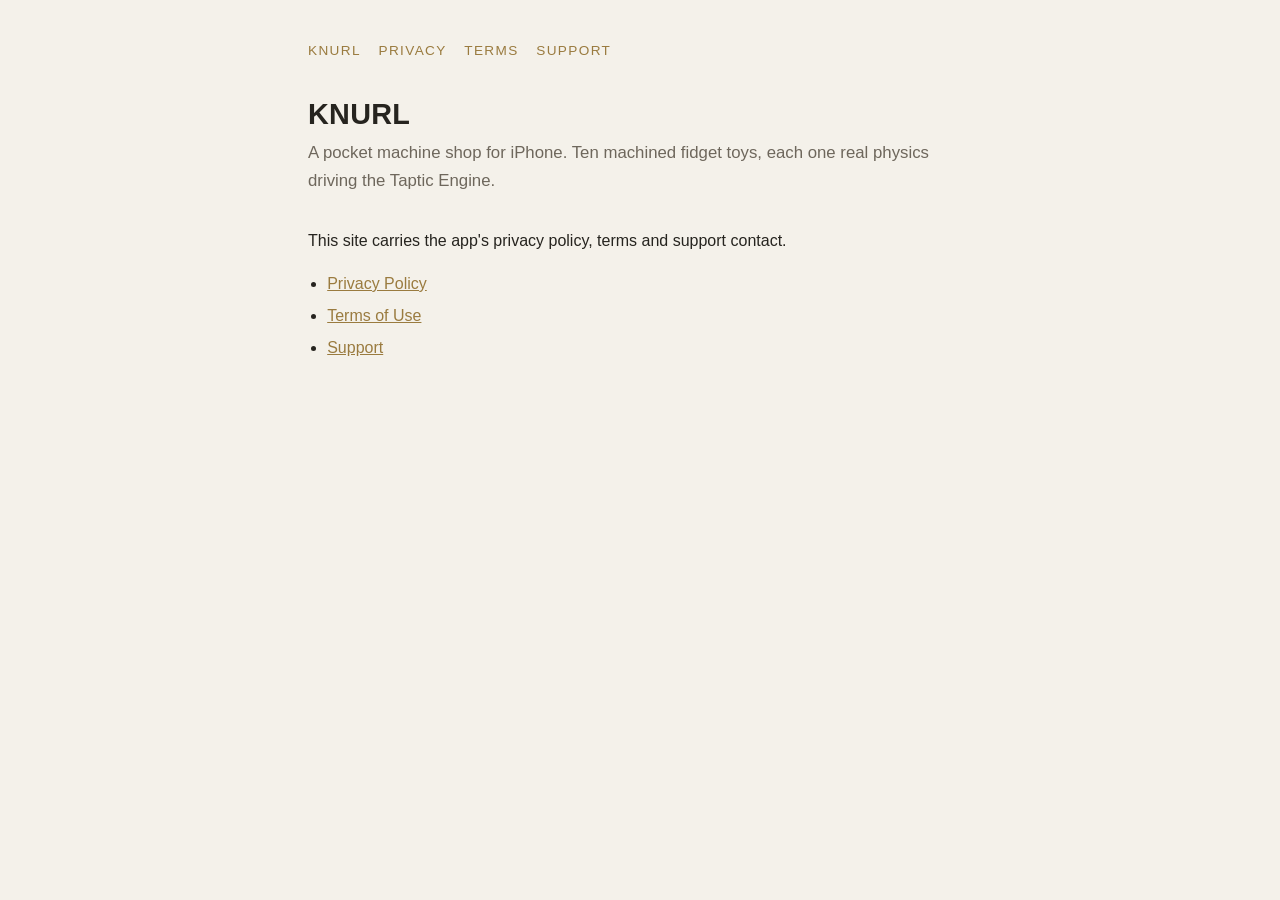
<file: index.html>
<!doctype html>
<html lang="en"><head><meta charset="utf-8">
<meta name="viewport" content="width=device-width,initial-scale=1">
<title>KNURL</title><link rel="stylesheet" href="./style.css"></head>
<body><div class="wrap"><p class="nav"><a href="./index.html">KNURL</a><a href="./privacy.html">Privacy</a><a href="./terms.html">Terms</a><a href="./support.html">Support</a></p>
<h1>KNURL</h1>
<p class="lede">A pocket machine shop for iPhone. Ten machined fidget toys, each one real physics driving the Taptic Engine.</p>
<p>This site carries the app's privacy policy, terms and support contact.</p>
<ul>
<li><a href="./privacy.html">Privacy Policy</a></li>
<li><a href="./terms.html">Terms of Use</a></li>
<li><a href="./support.html">Support</a></li>
</ul>
</div></body></html>
</file>
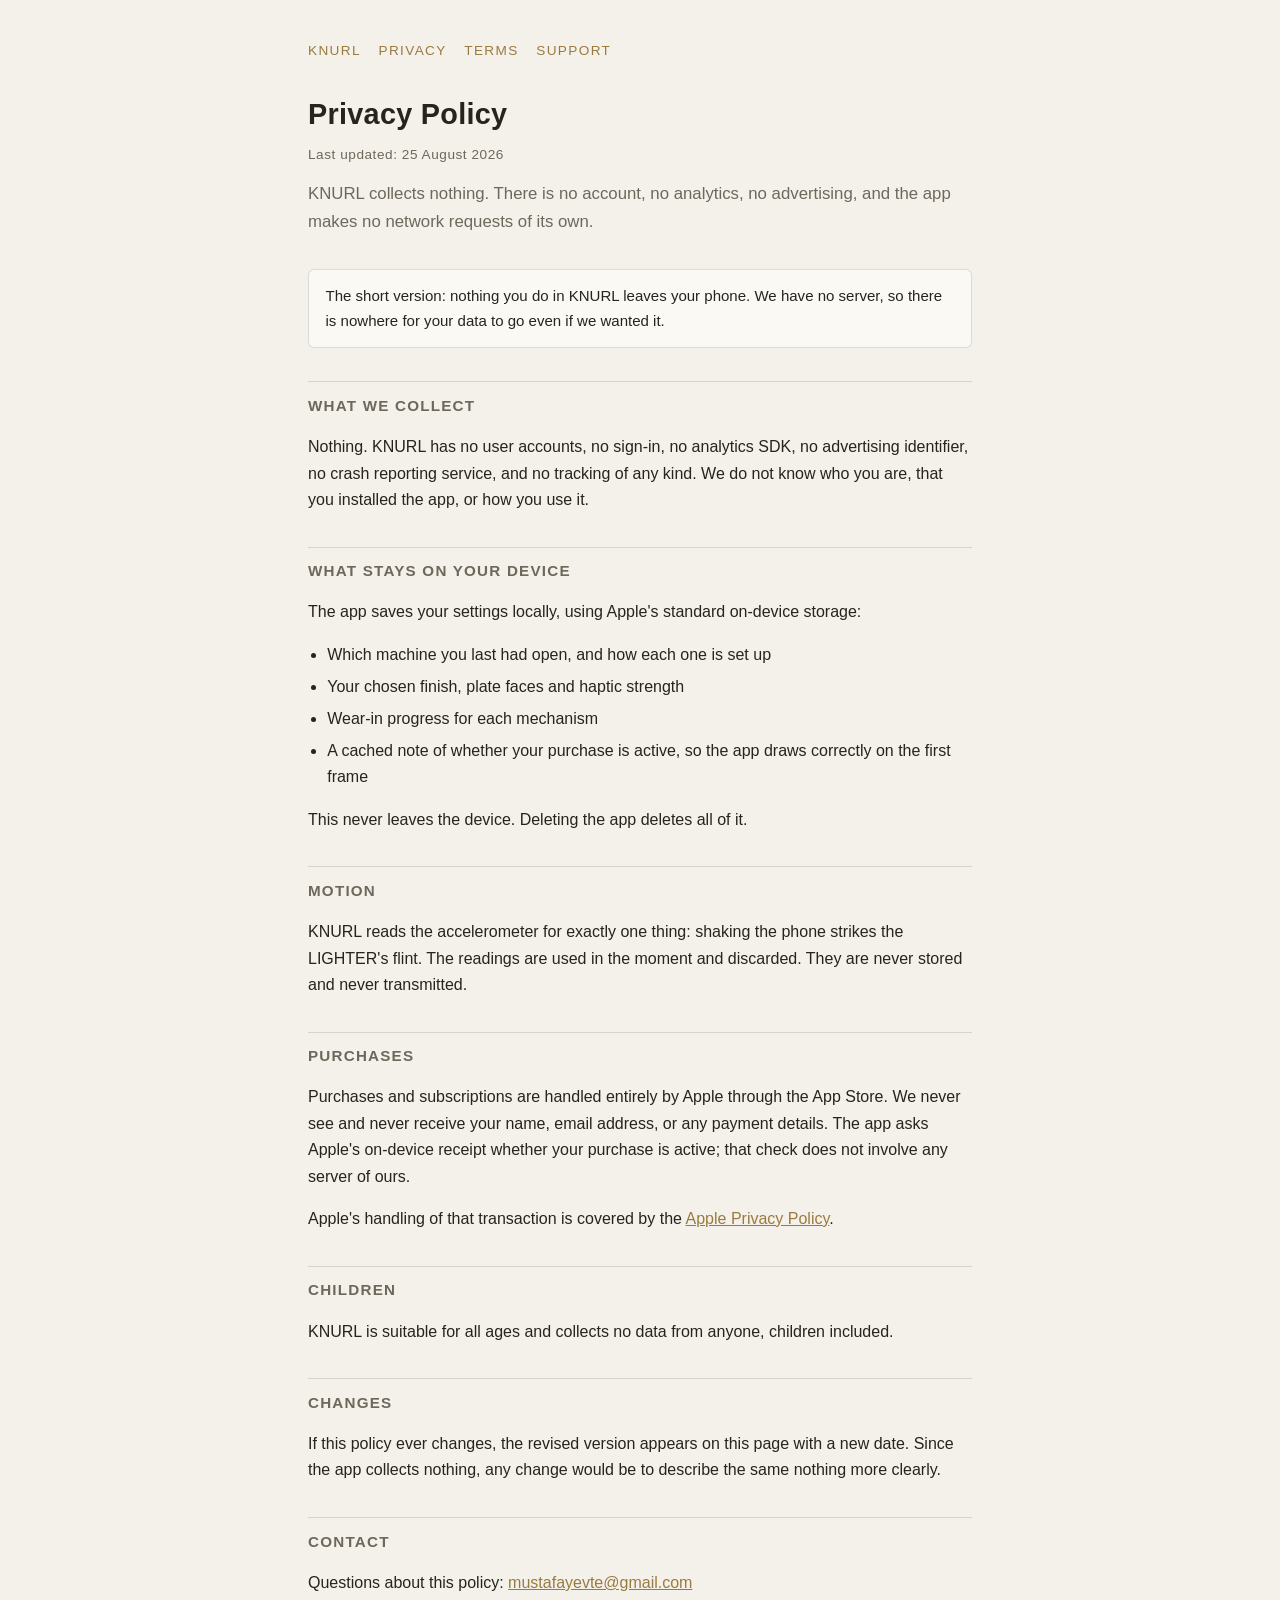
<file: privacy.html>
<!doctype html>
<html lang="en"><head><meta charset="utf-8">
<meta name="viewport" content="width=device-width,initial-scale=1">
<title>KNURL — Privacy Policy</title><link rel="stylesheet" href="./style.css"></head>
<body><div class="wrap"><p class="nav"><a href="./index.html">KNURL</a><a href="./privacy.html">Privacy</a><a href="./terms.html">Terms</a><a href="./support.html">Support</a></p>
<h1>Privacy Policy</h1>
<p class="date">Last updated: 25 August 2026</p>
<p class="lede">KNURL collects nothing. There is no account, no analytics, no advertising, and the app makes no network requests of its own.</p>

<div class="stamp">The short version: nothing you do in KNURL leaves your phone. We have no server, so there is nowhere for your data to go even if we wanted it.</div>

<h2>What we collect</h2>
<p>Nothing. KNURL has no user accounts, no sign-in, no analytics SDK, no advertising identifier, no crash reporting service, and no tracking of any kind. We do not know who you are, that you installed the app, or how you use it.</p>

<h2>What stays on your device</h2>
<p>The app saves your settings locally, using Apple's standard on-device storage:</p>
<ul>
<li>Which machine you last had open, and how each one is set up</li>
<li>Your chosen finish, plate faces and haptic strength</li>
<li>Wear-in progress for each mechanism</li>
<li>A cached note of whether your purchase is active, so the app draws correctly on the first frame</li>
</ul>
<p>This never leaves the device. Deleting the app deletes all of it.</p>

<h2>Motion</h2>
<p>KNURL reads the accelerometer for exactly one thing: shaking the phone strikes the LIGHTER's flint. The readings are used in the moment and discarded. They are never stored and never transmitted.</p>

<h2>Purchases</h2>
<p>Purchases and subscriptions are handled entirely by Apple through the App Store. We never see and never receive your name, email address, or any payment details. The app asks Apple's on-device receipt whether your purchase is active; that check does not involve any server of ours.</p>
<p>Apple's handling of that transaction is covered by the <a href="https://www.apple.com/legal/privacy/">Apple Privacy Policy</a>.</p>

<h2>Children</h2>
<p>KNURL is suitable for all ages and collects no data from anyone, children included.</p>

<h2>Changes</h2>
<p>If this policy ever changes, the revised version appears on this page with a new date. Since the app collects nothing, any change would be to describe the same nothing more clearly.</p>

<h2>Contact</h2>
<p>Questions about this policy: <a href="mailto:mustafayevte@gmail.com">mustafayevte@gmail.com</a></p>
</div></body></html>
</file>
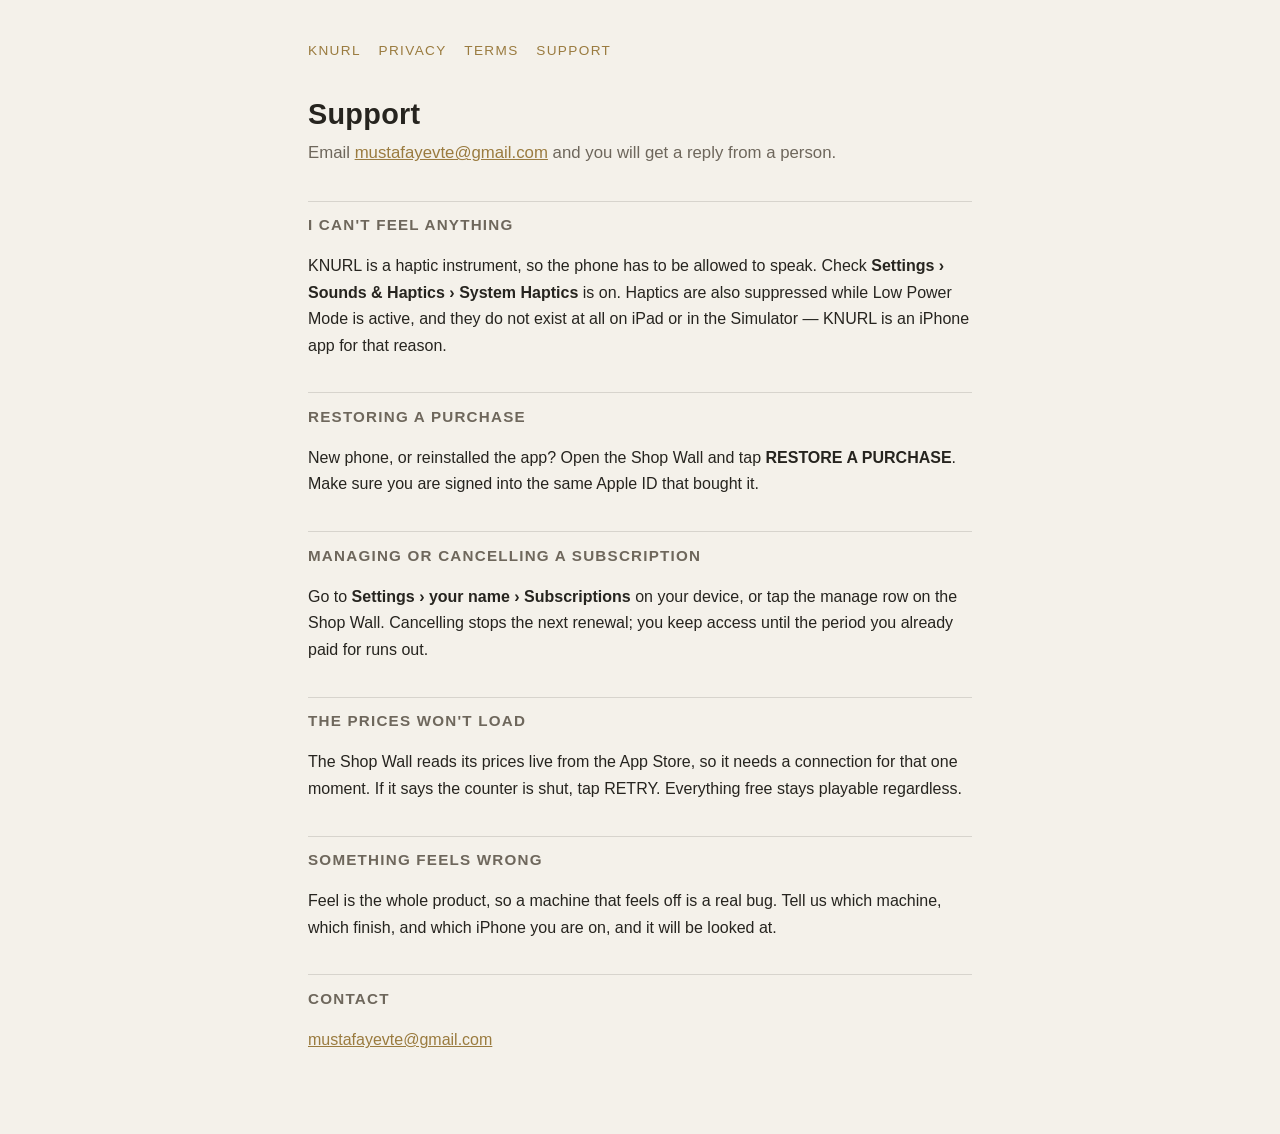
<file: support.html>
<!doctype html>
<html lang="en"><head><meta charset="utf-8">
<meta name="viewport" content="width=device-width,initial-scale=1">
<title>KNURL — Support</title><link rel="stylesheet" href="./style.css"></head>
<body><div class="wrap"><p class="nav"><a href="./index.html">KNURL</a><a href="./privacy.html">Privacy</a><a href="./terms.html">Terms</a><a href="./support.html">Support</a></p>
<h1>Support</h1>
<p class="lede">Email <a href="mailto:mustafayevte@gmail.com">mustafayevte@gmail.com</a> and you will get a reply from a person.</p>

<h2>I can't feel anything</h2>
<p>KNURL is a haptic instrument, so the phone has to be allowed to speak. Check <strong>Settings &rsaquo; Sounds &amp; Haptics &rsaquo; System Haptics</strong> is on. Haptics are also suppressed while Low Power Mode is active, and they do not exist at all on iPad or in the Simulator — KNURL is an iPhone app for that reason.</p>

<h2>Restoring a purchase</h2>
<p>New phone, or reinstalled the app? Open the Shop Wall and tap <strong>RESTORE A PURCHASE</strong>. Make sure you are signed into the same Apple ID that bought it.</p>

<h2>Managing or cancelling a subscription</h2>
<p>Go to <strong>Settings &rsaquo; your name &rsaquo; Subscriptions</strong> on your device, or tap the manage row on the Shop Wall. Cancelling stops the next renewal; you keep access until the period you already paid for runs out.</p>

<h2>The prices won't load</h2>
<p>The Shop Wall reads its prices live from the App Store, so it needs a connection for that one moment. If it says the counter is shut, tap RETRY. Everything free stays playable regardless.</p>

<h2>Something feels wrong</h2>
<p>Feel is the whole product, so a machine that feels off is a real bug. Tell us which machine, which finish, and which iPhone you are on, and it will be looked at.</p>

<h2>Contact</h2>
<p><a href="mailto:mustafayevte@gmail.com">mustafayevte@gmail.com</a></p>
</div></body></html>
</file>
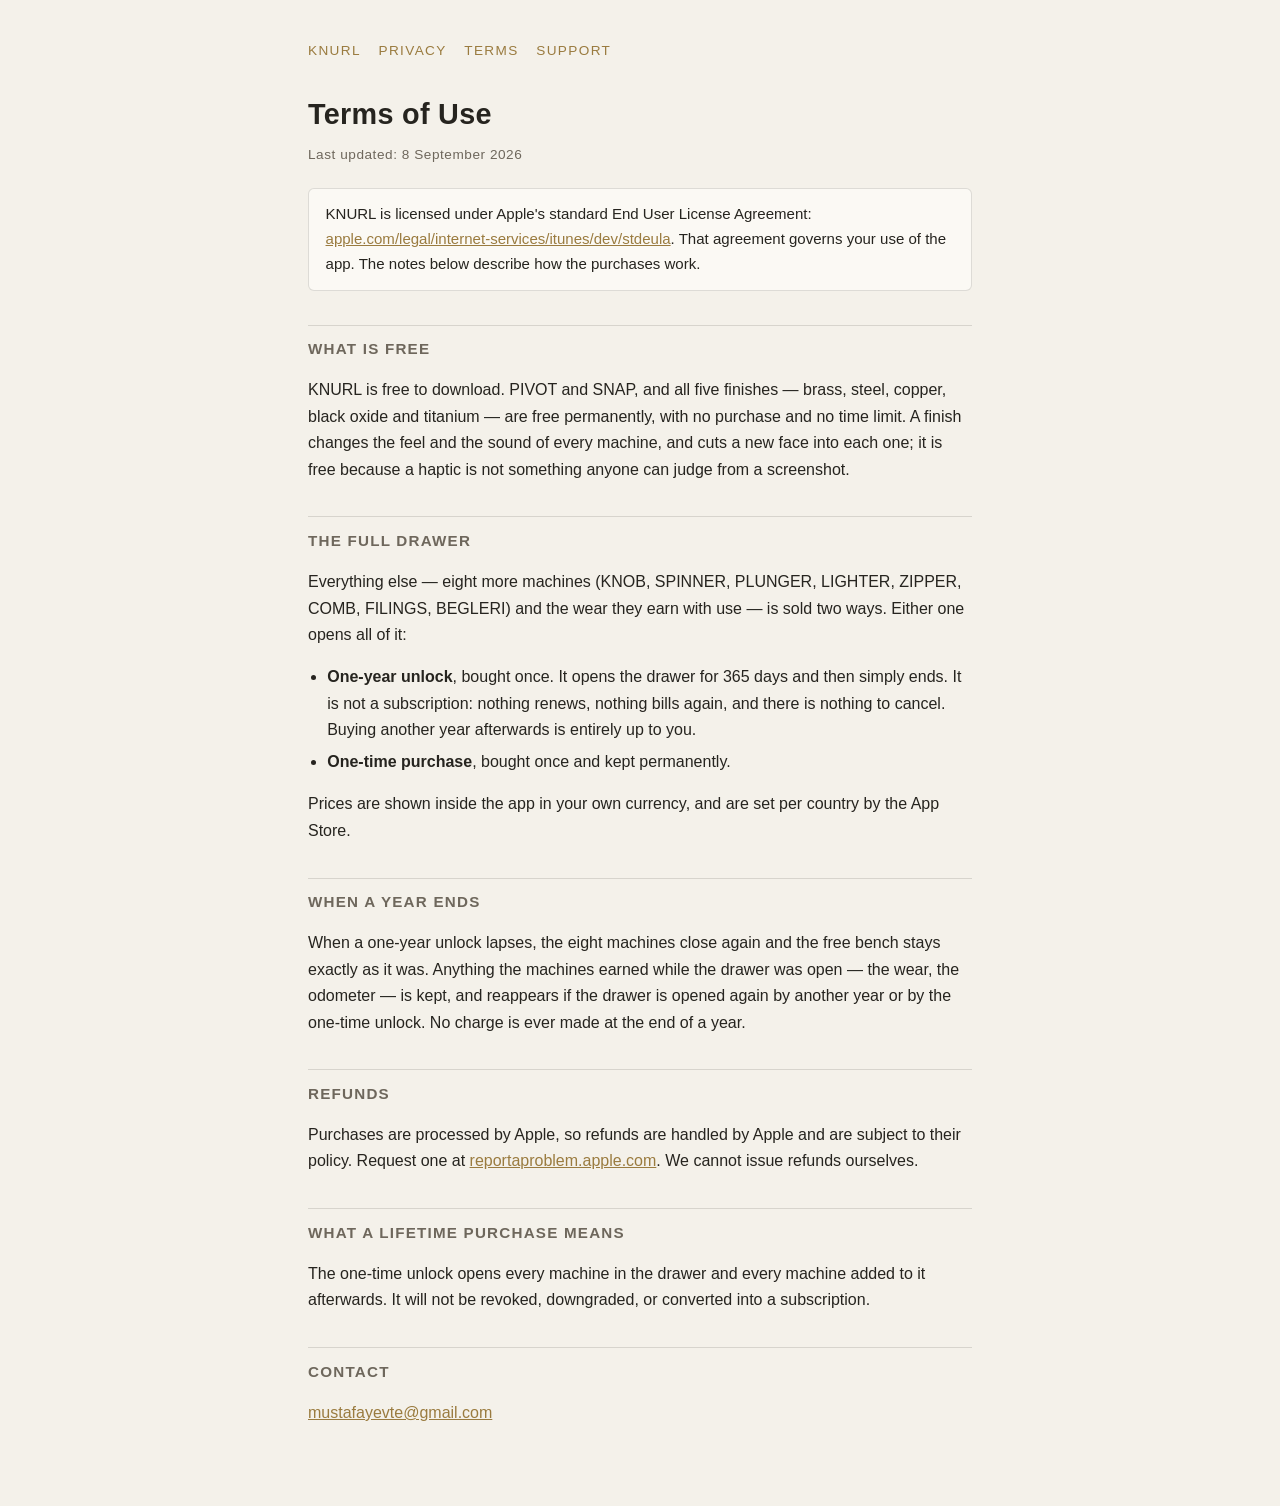
<file: terms.html>
<!doctype html>
<html lang="en"><head><meta charset="utf-8">
<meta name="viewport" content="width=device-width,initial-scale=1">
<title>KNURL — Terms of Use</title><link rel="stylesheet" href="./style.css"></head>
<body><div class="wrap"><p class="nav"><a href="./index.html">KNURL</a><a href="./privacy.html">Privacy</a><a href="./terms.html">Terms</a><a href="./support.html">Support</a></p>
<h1>Terms of Use</h1>
<p class="date">Last updated: 8 September 2026</p>
<div class="stamp">KNURL is licensed under Apple's standard End User License Agreement:
<a href="https://www.apple.com/legal/internet-services/itunes/dev/stdeula/">apple.com/legal/internet-services/itunes/dev/stdeula</a>. That agreement governs your use of the app. The notes below describe how the purchases work.</div>

<h2>What is free</h2>
<p>KNURL is free to download. PIVOT and SNAP, and all five finishes &mdash; brass, steel, copper, black oxide and titanium &mdash; are free permanently, with no purchase and no time limit. A finish changes the feel and the sound of every machine, and cuts a new face into each one; it is free because a haptic is not something anyone can judge from a screenshot.</p>

<h2>THE FULL DRAWER</h2>
<p>Everything else — eight more machines (KNOB, SPINNER, PLUNGER, LIGHTER, ZIPPER, COMB, FILINGS, BEGLERI) and the wear they earn with use — is sold two ways. Either one opens all of it:</p>
<ul>
<li><strong>One-year unlock</strong>, bought once. It opens the drawer for 365 days and then simply ends. It is not a subscription: nothing renews, nothing bills again, and there is nothing to cancel. Buying another year afterwards is entirely up to you.</li>
<li><strong>One-time purchase</strong>, bought once and kept permanently.</li>
</ul>
<p>Prices are shown inside the app in your own currency, and are set per country by the App Store.</p>

<h2>When a year ends</h2>
<p>When a one-year unlock lapses, the eight machines close again and the free bench stays exactly as it was. Anything the machines earned while the drawer was open &mdash; the wear, the odometer &mdash; is kept, and reappears if the drawer is opened again by another year or by the one-time unlock. No charge is ever made at the end of a year.</p>

<h2>Refunds</h2>
<p>Purchases are processed by Apple, so refunds are handled by Apple and are subject to their policy. Request one at <a href="https://reportaproblem.apple.com">reportaproblem.apple.com</a>. We cannot issue refunds ourselves.</p>

<h2>What a lifetime purchase means</h2>
<p>The one-time unlock opens every machine in the drawer and every machine added to it afterwards. It will not be revoked, downgraded, or converted into a subscription.</p>

<h2>Contact</h2>
<p><a href="mailto:mustafayevte@gmail.com">mustafayevte@gmail.com</a></p>
</div></body></html>
</file>
<file: style.css>
:root{--plate:#F4F1EA;--ink:#26241F;--muted:#6E675C;--brass:#9A7B3F;--panel:#FBF9F4;--rule:rgba(38,36,31,.14)}
*{box-sizing:border-box}
body{margin:0;background:var(--plate);color:var(--ink);
 font:16px/1.65 -apple-system,BlinkMacSystemFont,"Segoe UI",Roboto,Helvetica,Arial,sans-serif}
.wrap{max-width:44rem;margin:0 auto;padding:2.5rem 1.25rem 4rem}
h1{font-size:1.8rem;line-height:1.15;margin:0 0 .3em;letter-spacing:.01em}
h2{font-size:1.15rem;margin:2.2em 0 .5em;padding-top:.7em;border-top:1px solid var(--rule);
 text-transform:uppercase;letter-spacing:.08em;font-size:.95rem;color:var(--muted)}
a{color:var(--brass)}
ul{padding-left:1.2rem}
li{margin:.35em 0}
.nav{margin:0 0 2.2rem;font-size:.85rem;text-transform:uppercase;letter-spacing:.1em}
.nav a{margin-right:1.1rem;text-decoration:none}
.nav a:hover{text-decoration:underline}
.lede{font-size:1.05rem;color:var(--muted);margin:0 0 2em}
.stamp{background:var(--panel);border:1px solid var(--rule);border-radius:6px;
 padding:.9em 1.1em;margin:1.4em 0;font-size:.94rem}
.date{font-size:.85rem;color:var(--muted);letter-spacing:.04em}
@media (prefers-color-scheme:dark){
 :root{--plate:#1B1A17;--ink:#E8E4DA;--panel:#232220;--muted:#9A9184;--brass:#C39A4E;--rule:rgba(232,228,218,.14)}}
</file>
